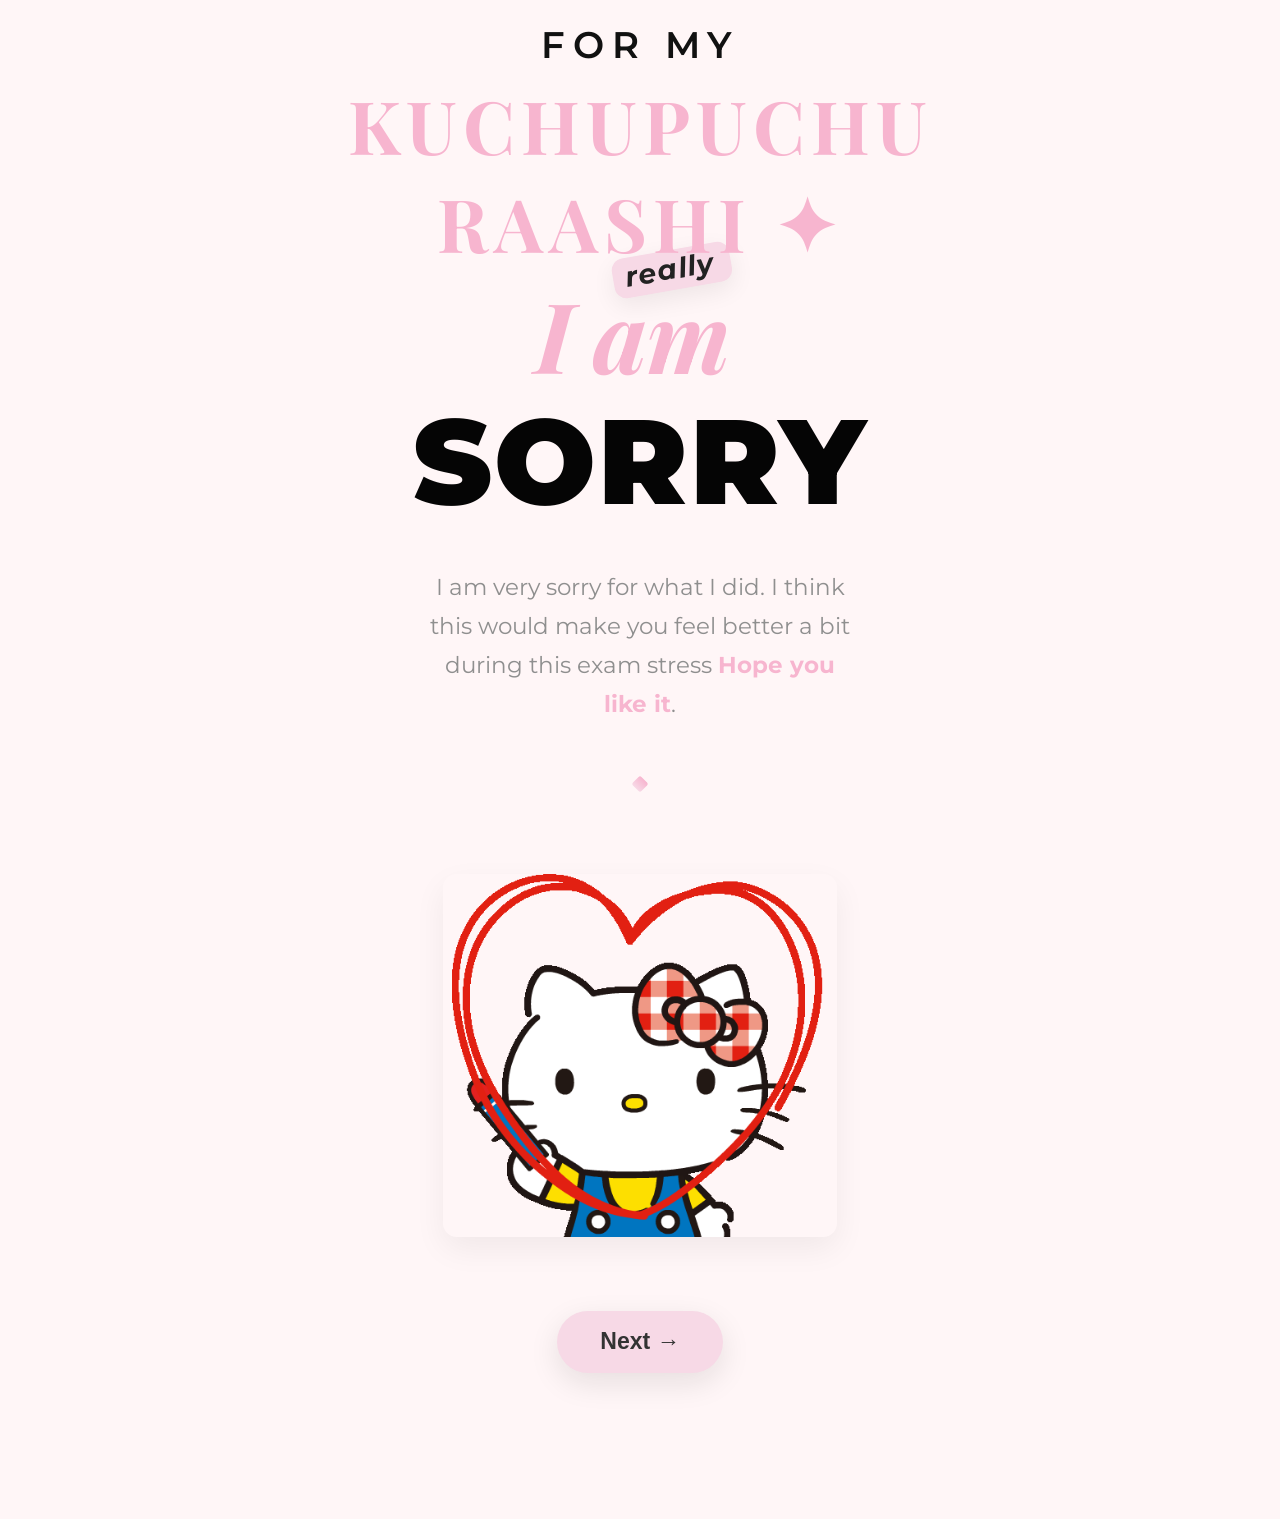
<file: index.html>
<!doctype html>
<html lang="en">
<head>
  <meta charset="utf-8" />
  <meta name="viewport" content="width=device-width,initial-scale=1" />
  <title>This is For You — Sorry</title>
  <!-- Google Fonts -->
  <link href="https://fonts.googleapis.com/css2?family=Montserrat:wght@400;600;700;800;900&family=Playfair+Display:ital,wght@1,400;1,700&display=swap" rel="stylesheet">
  <link rel="stylesheet" href="StyleCSS/style1.css">
</head>
<body>
  <main class="page" role="main" aria-labelledby="sorryHeading">
    <!-- Brand at top center -->
    <div class="brand-top">
      <div class="pre">FOR MY</div>
      <div class="title">KUCHUPUCHU RAASHI ✦</div>
    </div>
    <div class="col">
      <div class="iam-wrap">
        <span class="iam">
          <span class="iam-i">I </span>
          <span class="iam-am-wrap">
            <span class="iam-am">am</span>
            <span class="iam-badge">really</span>
          </span>
        </span>
      </div>
      <h1 id="sorryHeading" class="hero-large">SORRY</h1>
      <p class="subtext">
        I am very sorry for what I did. I think this would make you feel better a bit during this exam stress <span class="highlight">Hope you like it</span>.
      </p>
      <div class="diamond"></div>
      <div class="illustration">
        <img src="images/intro-DzUiguR4.gif" alt="Cute illustration" loading="lazy"
             onerror="this.onerror=null;this.src='intro-DzUiguR4.gif';">
      </div>
      <div class="cta-wrap">
        <button class="cta" id="nextBtn" type="button">Next →</button>
      </div>
      <div class="page-bottom-spacer"></div>
    </div>
  </main>
  <script src="JavaScript/script1.js" defer></script>
</body>
</html>
</file>
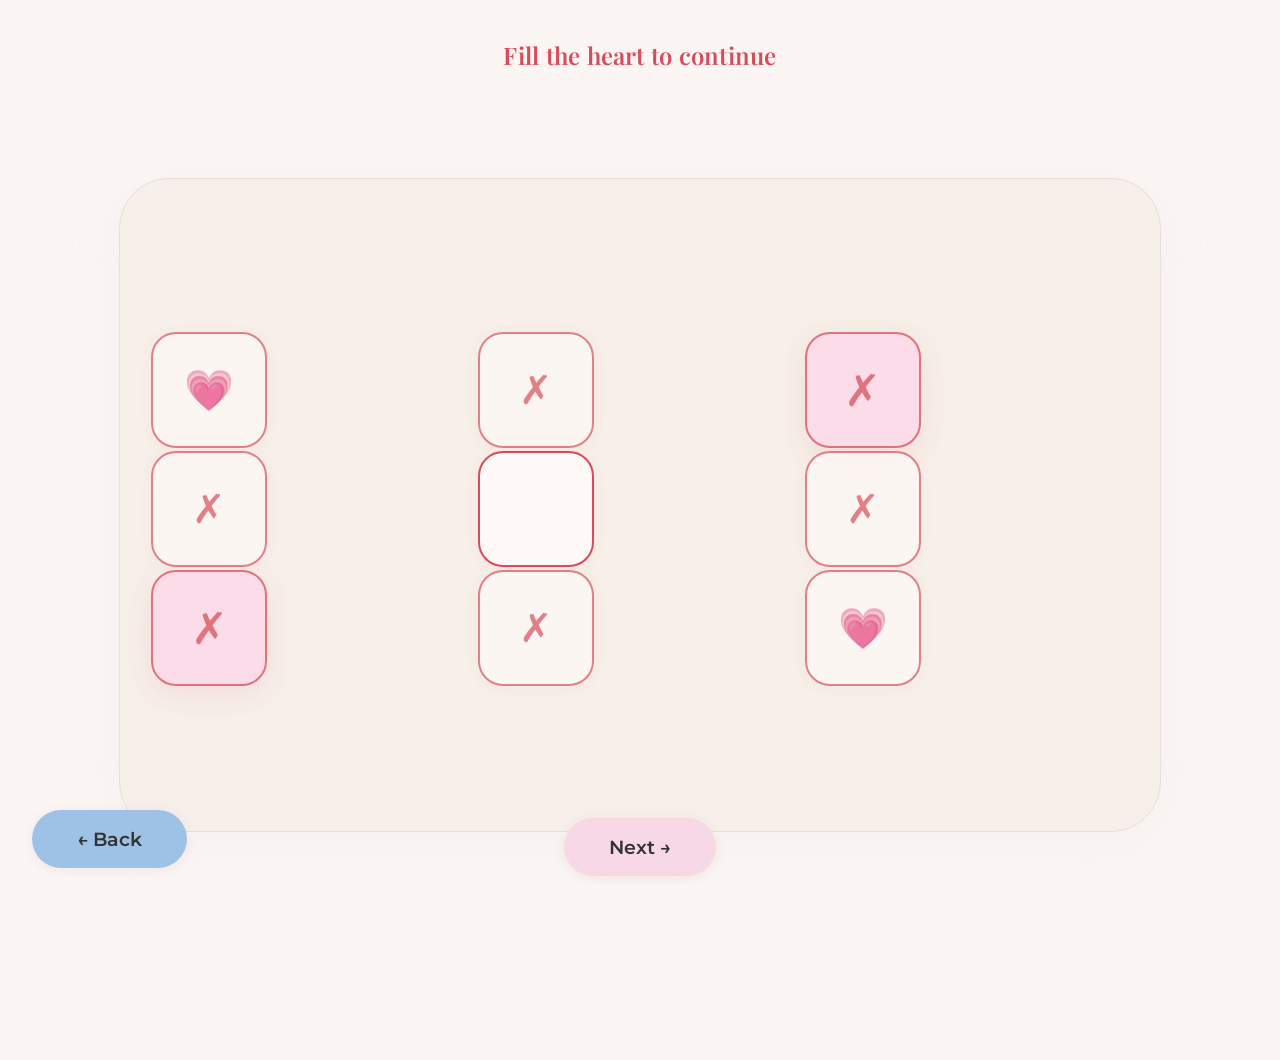
<file: FillHeart.html>
<!DOCTYPE html>
<html lang="en">
<head>
  <meta charset="UTF-8">
  <title>This is For You — Fill Heart</title>
  <meta name="viewport" content="width=device-width,initial-scale=1">
  <link href="https://fonts.googleapis.com/css2?family=Montserrat:wght@400;600;700;900&family=Playfair+Display:wght@400;700&display=swap" rel="stylesheet">
  <link rel="stylesheet" href="StyleCSS/style2.css">
</head>
<body>
  <div class="page-heading">Fill the heart to continue</div>
  <div class="container">
    <div class="card">
      <div class="grid" id="heartGrid">
        <!-- Row 1 -->
        <div class="box cross" disabled="true">💗</div>
        <div class="box cross" disabled="true">✗</div>
        <div class="box filled" disabled="true">✗</div>
        <!-- Row 2 -->
        <div class="box cross" disabled="true">✗</div>
        <div class="box" data-center="true"></div>
        <div class="box cross" disabled="true">✗</div>
        <!-- Row 3 -->
        <div class="box filled" disabled="true">✗</div>
        <div class="box cross" disabled="true">✗</div>
        <div class="box cross" disabled="true">💗</div>
      </div>
      <div class="popup" id="popupMessage">💗 You won diva!!!! 💗</div>
    </div>
    <button class="nav-btn back" id="backBtn">&larr; Back</button>
    <button class="nav-btn next" id="nextBtn">Next &rarr;</button>
  </div>
  <script src="JavaScript/script2.js" defer></script>
</body>
</html>
</file>
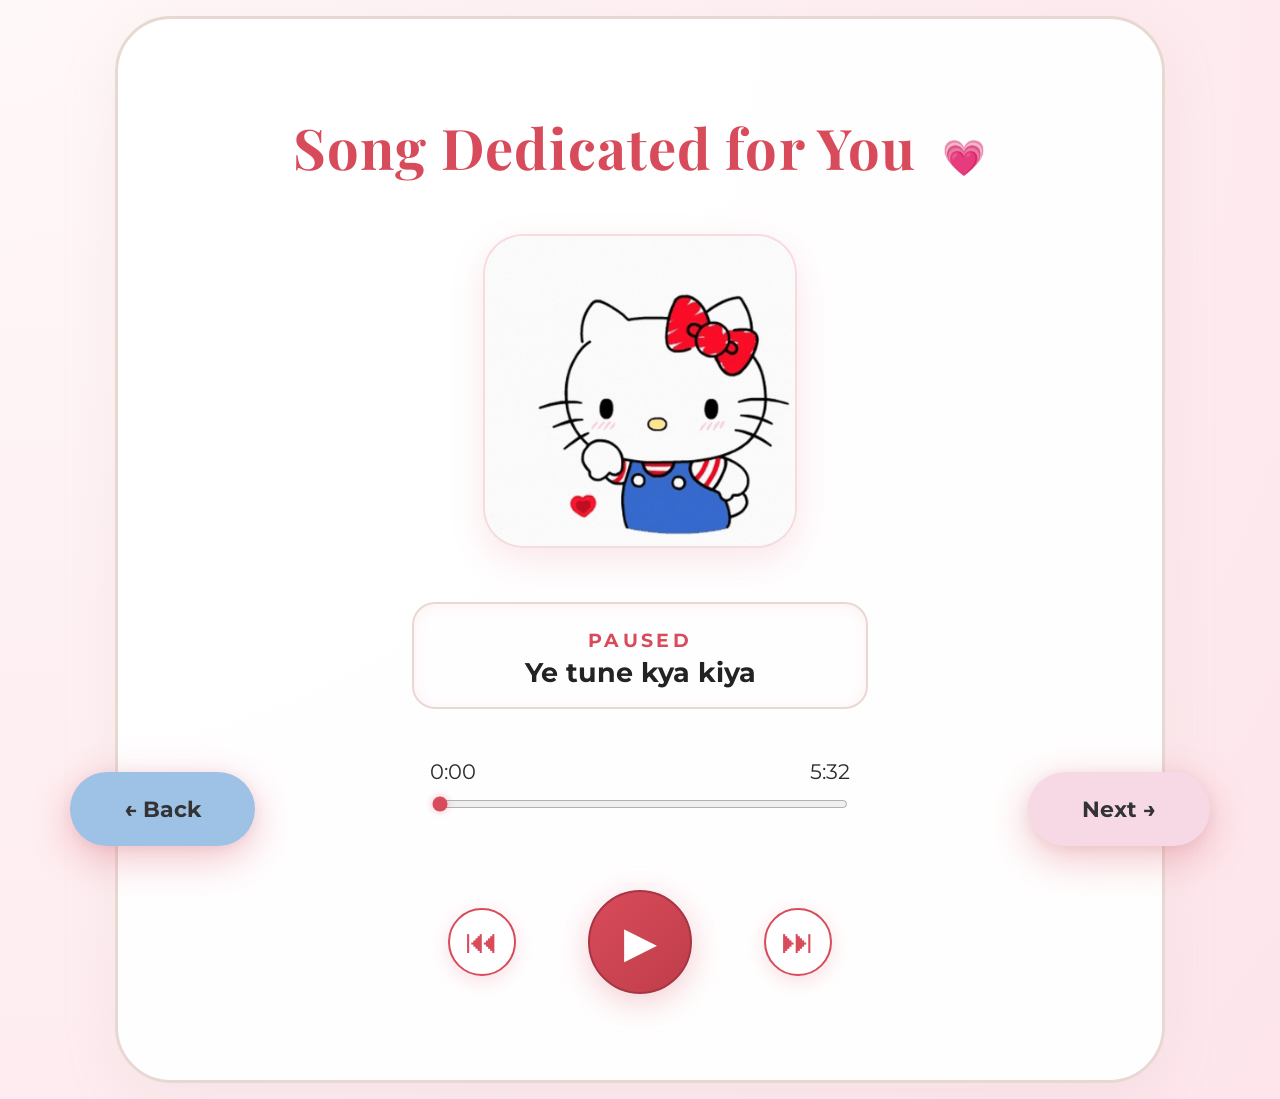
<file: SongDedicatedToYou.html>
<!DOCTYPE html>
<html lang="en">
<head>
  <meta charset="UTF-8" />
  <title>Song Dedicated for You</title>
  <meta name="viewport" content="width=device-width, initial-scale=1.0" />
  <!-- Fonts -->
  <link
    href="https://fonts.googleapis.com/css2?family=Montserrat:wght@400;600;700;900&family=Playfair+Display:wght@400;700&family=Indie+Flower&display=swap"
    rel="stylesheet"
  />
  <link href="https://fonts.googleapis.com/css2?family=Dancing+Script:wght@700&display=swap" rel="stylesheet" />
  <link rel="stylesheet" href="StyleCSS/style5.css" />
</head>
<body>
  <div class="center-container">
    <div class="music-card">
      <h1 class="music-title">
        Song Dedicated for You <span class="heart">💗</span>
      </h1>
      <div class="avatar-shell">
        <img src="images/music1-CfXgOANl.gif" alt="Ye tune kya kiya" draggable="false" />
        <!-- Use your own image source if needed -->
      </div>
      <div class="info-panel">
        <div class="status-text" id="song-status">
          <span id="status-text-value">PAUSED</span>
        </div>
        <h2 class="song-title">Ye tune kya kiya</h2>
      </div>
      <div class="music-slider-section">
        <div class="slider-labels">
          <span id="current-time">0:00</span>
          <span id="duration-time">5:14</span>
        </div>
        <div class="slider-row">
          <input
            type="range"
            min="0"
            max="314"
            value="0"
            class="music-range-slider"
            id="seek-slider"
          />
        </div>
      </div>
      <div class="controls-bar">
        <button class="control-btn" title="Previous" id="prev-btn">&#9198;</button>
        <button class="control-btn play" title="Play/Pause" id="play-btn">&#9654;</button>
        <button class="control-btn" title="Next" id="next-btn">&#9197;</button>
      </div>
      <audio preload="metadata" id="audio-player">
        <source src="song.mp3" type="audio/mpeg" />
      </audio>
    </div>
    <button class="nav-btn back" id="backBtn">&#8592; Back</button>
    <button class="nav-btn next" id="nextBtn">Next &#8594;</button>
  </div>
  <script src="JavaScript/script5.js" defer></script>
</body>
</html>
</file>
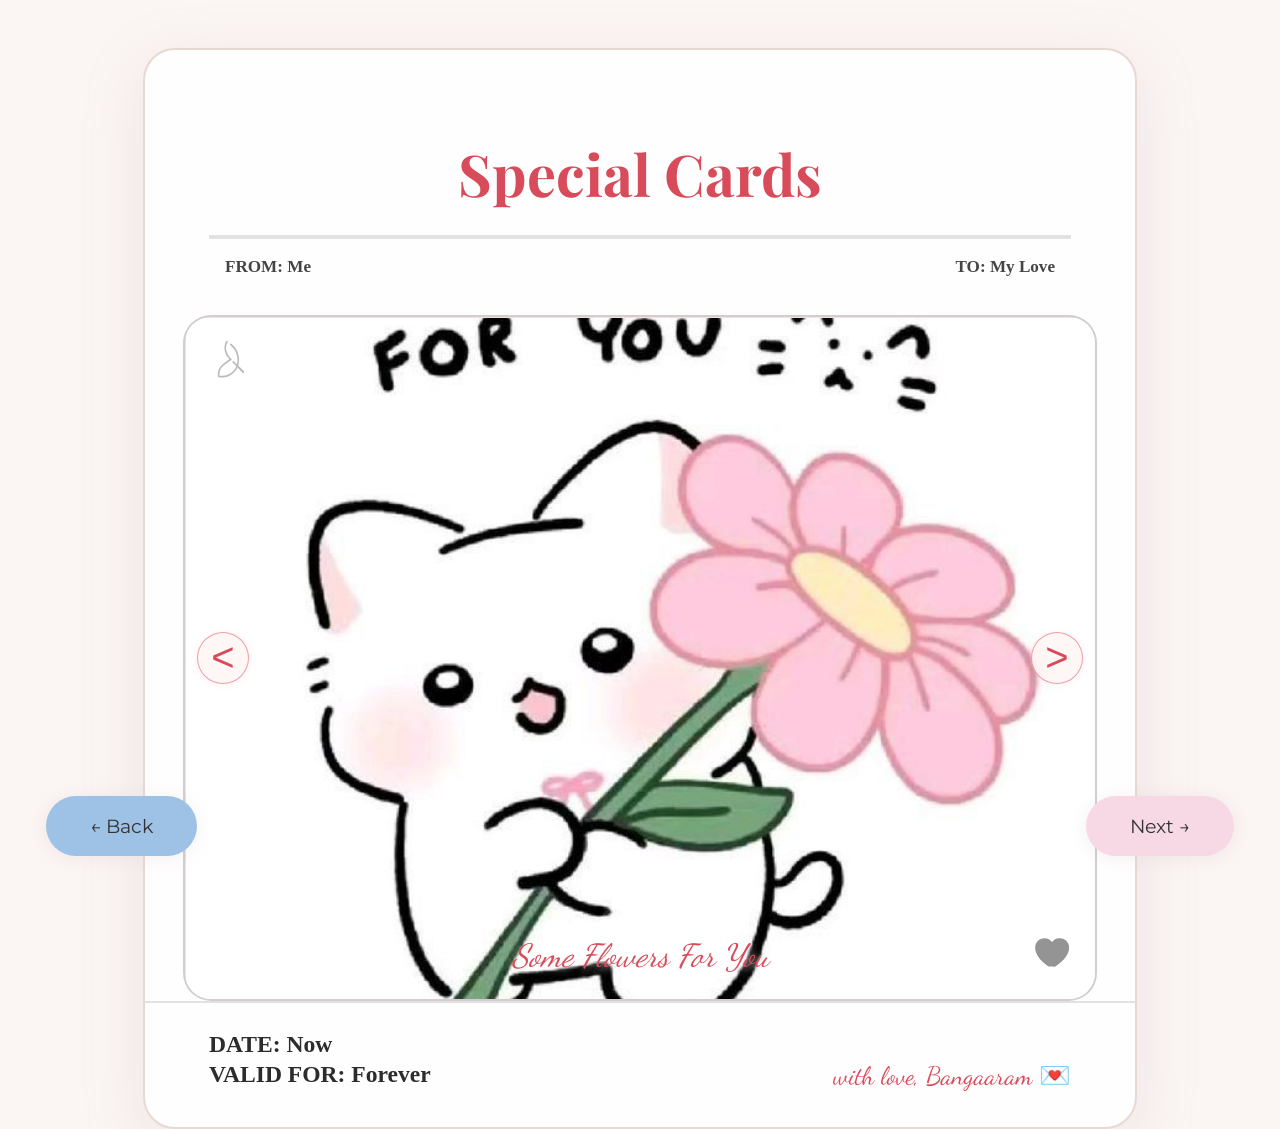
<file: SpecialCard.html>
<!DOCTYPE html>
<html lang="en">
<head>
  <meta charset="UTF-8" />
  <title>Special Cards</title>
  <meta name="viewport" content="width=device-width, initial-scale=1.0" />
  <!-- Fonts -->
  <link
    href="https://fonts.googleapis.com/css2?family=Montserrat:wght@400;600;700;900&family=Playfair+Display:wght@400;700&family=Dancing+Script:wght@700&display=swap"
    rel="stylesheet"
  />
  <link rel="stylesheet" href="StyleCSS/style4.css" />
</head>
<body>
  <div class="outer-container">
    <div class="card-container">
      <div class="card-header">
        <h1 class="card-title">Special Cards</h1>
        <div class="card-header-bar"></div>
        <div class="card-meta-row">
          <span><span>FROM:</span> Me</span>
          <span><span>TO:</span> My Love</span>
        </div>
      </div>
      <div class="card-image-section">
        <div class="carousel-image-wrapper">
          <!-- Decor icon left-top -->
          <span class="icon-corner left-top">
            <!-- heart outline SVG -->
            <svg
              width="40"
              height="40"
              viewBox="0 0 24 24"
              fill="none"
              stroke="currentColor"
              stroke-width="1"
              stroke-linecap="round"
              stroke-linejoin="round"
            >
              <path
                d="M13 2.1c4.6 3.4 5.9 10.2 3.1 14.8-2.1 3.4-6.2 5.1-10.2 4.3-.4-2.4.4-4.8 2.2-6.5C10 13 11.4 12.1 13 11.1"
              ></path>
              <path d="M13 11.1c-3.1-2.9-4.3-7.5-2.2-10.8"></path>
              <path d="m14.5 12.5 6 6"></path>
              <path d="m18 16 2.5 2.5"></path>
            </svg>
          </span>
          <!-- Carousel images -->
          <img
            src="images/pic1-CzYwUIkT.jpg"
            alt="Photo 1"
            class="carousel-image active"
            id="image0"
          />
          <img
            src="images/pic2-DDdxw6b7.gif"
            alt="Photo 2"
            class="carousel-image"
            id="image1"
          />
          <img
            src="images/pic3-BzPg4yUa.jpg"
            alt="Photo 3"
            class="carousel-image"
            id="image2"
          />
          <!-- Caption (will be updated by JS) -->
          <div class="carousel-caption" id="carousel-caption">
            Some Flowers For You from this kitten, prolly a cat. I dunno!!
          </div>
          <!-- Decor icon right-bottom -->
          <span class="icon-corner right-bottom">
            <svg width="40" height="40" fill="currentColor" viewBox="0 0 24 24">
              <path
                d="M12.003 21.352c-.347-.19-8.32-4.88-8.32-11.446 0-3.08 2.498-5.578 5.578-5.578 1.83
              0 3.538.88 4.618 2.26a4.954 4.954 0 0 1 4.618-2.26c3.08 0 5.578 2.498 5.578 5.578 0 6.565-7.972 11.255-8.32
              11.446a.998.998 0 0 1-1.092 0z"
              />
            </svg>
          </span>
          <!-- Carousel arrows -->
          <button class="carousel-arrow left" onclick="prevImage()">&lt;</button>
          <button class="carousel-arrow right" onclick="nextImage()">&gt;</button>
        </div>
      </div>
      <div class="card-footer">
        <div>
          <div class="card-date"><span>DATE:</span> Now</div>
          <div class="card-valid"><span>VALID FOR:</span> Forever</div>
        </div>
        <div class="footer-note">with love, Bangaaram 💌</div>
      </div>
    </div>
    <button class="nav-button" id="btnBack">&larr; Back</button>
    <button class="nav-button next" id="btnNext">Next &rarr;</button>
  </div>
  <script src="JavaScript/script4.js" defer></script>
</body>
</html>
</file>
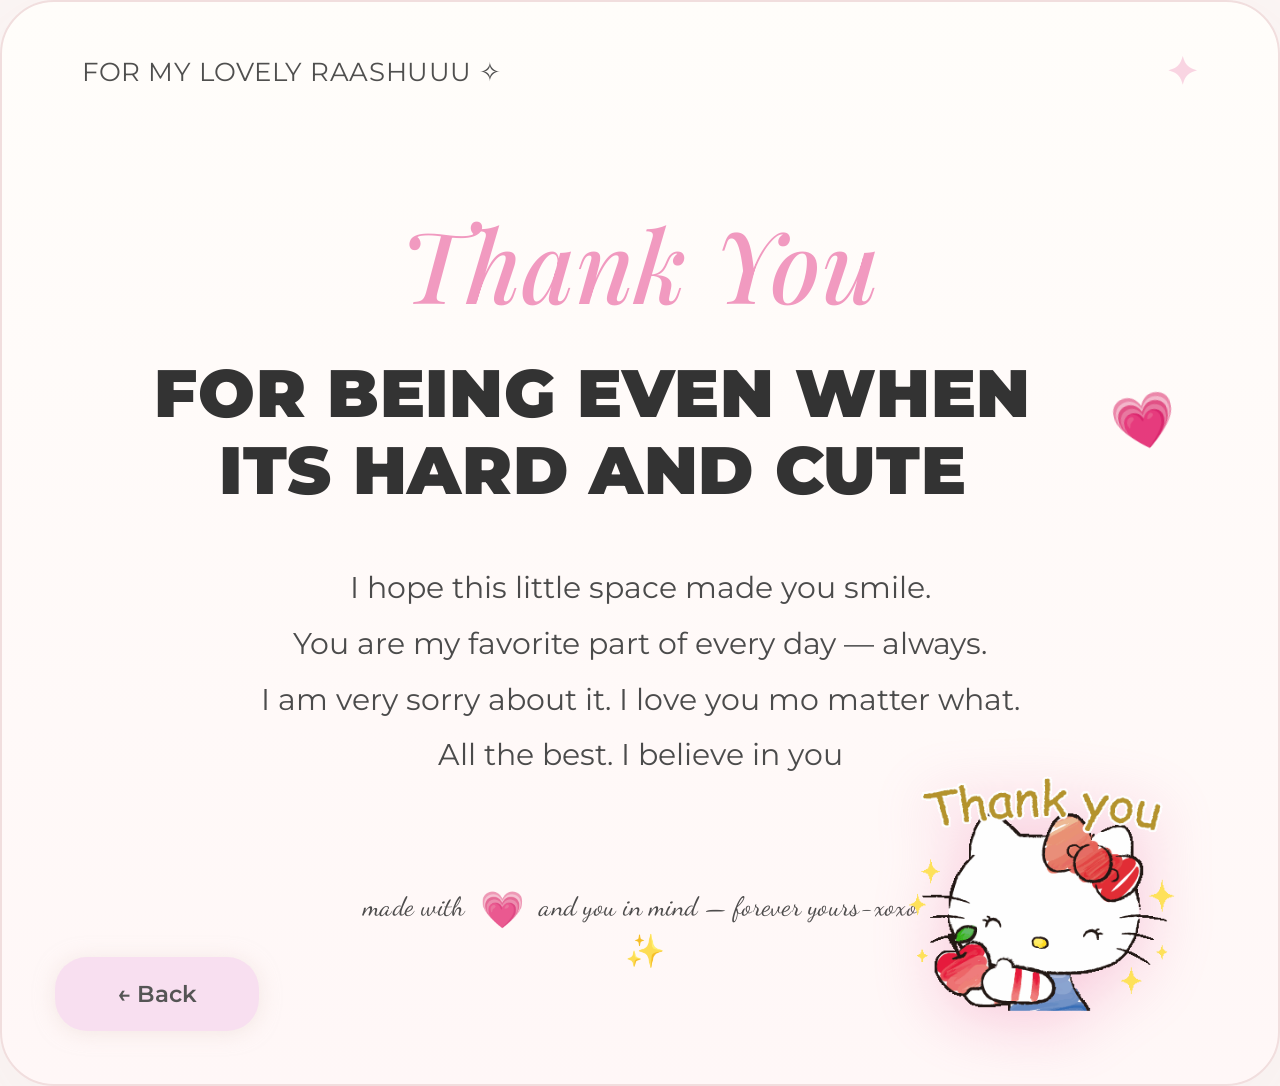
<file: ThankYouCard.html>
<!DOCTYPE html>
<html lang="en">
<head>
  <meta charset="UTF-8" />
  <title>Thank You Card</title>
  <meta name="viewport" content="width=device-width, initial-scale=1.0" />
  <!-- Fonts -->
  <link
    href="https://fonts.googleapis.com/css2?family=Montserrat:wght@400;700;900&family=Playfair+Display:wght@500;700&family=Dancing+Script:wght@700&display=swap"
    rel="stylesheet"
  />
  <link rel="stylesheet" href="StyleCSS/style6.css" />
</head>
<body>
  <div class="outer-container">
    <div class="center-card-wrap">
      <div class="thank-card">
        <div class="thank-top-row">
          <span class="top-left-msg">FOR MY LOVELY RAASHUUU ✧</span>
          <span class="top-right-star">✦</span>
        </div>
        <h1 class="thank-headline">Thank You</h1>
        <h2 class="thank-sub">
          FOR BEING EVEN WHEN ITS HARD AND CUTE <span class="sub-heart">💗</span>
        </h2>
        <div class="card-message">
          I hope this little space made you smile.<br />
          You are my favorite part of every day — always.<br />
          I am very sorry about it. I love you mo matter what.<br />
          All the best. I believe in you
        </div>
        <img
          src="images/thankyou-D28uzcpK.gif"
          alt="Hello Kitty Thank You"
          class="hello-kitty-img"
        />
        <div class="thank-footnote">
          made with <span class="pink">💗</span> and you in mind — forever yours-xoxo
          <span class="shine">✨</span>
        </div>
      </div>
      <button class="back-btn" id="backBtn">&larr; Back</button>
    </div>
  </div>
  <script src="JavaScript/script6.js" defer></script>
</body>
</html>
</file>
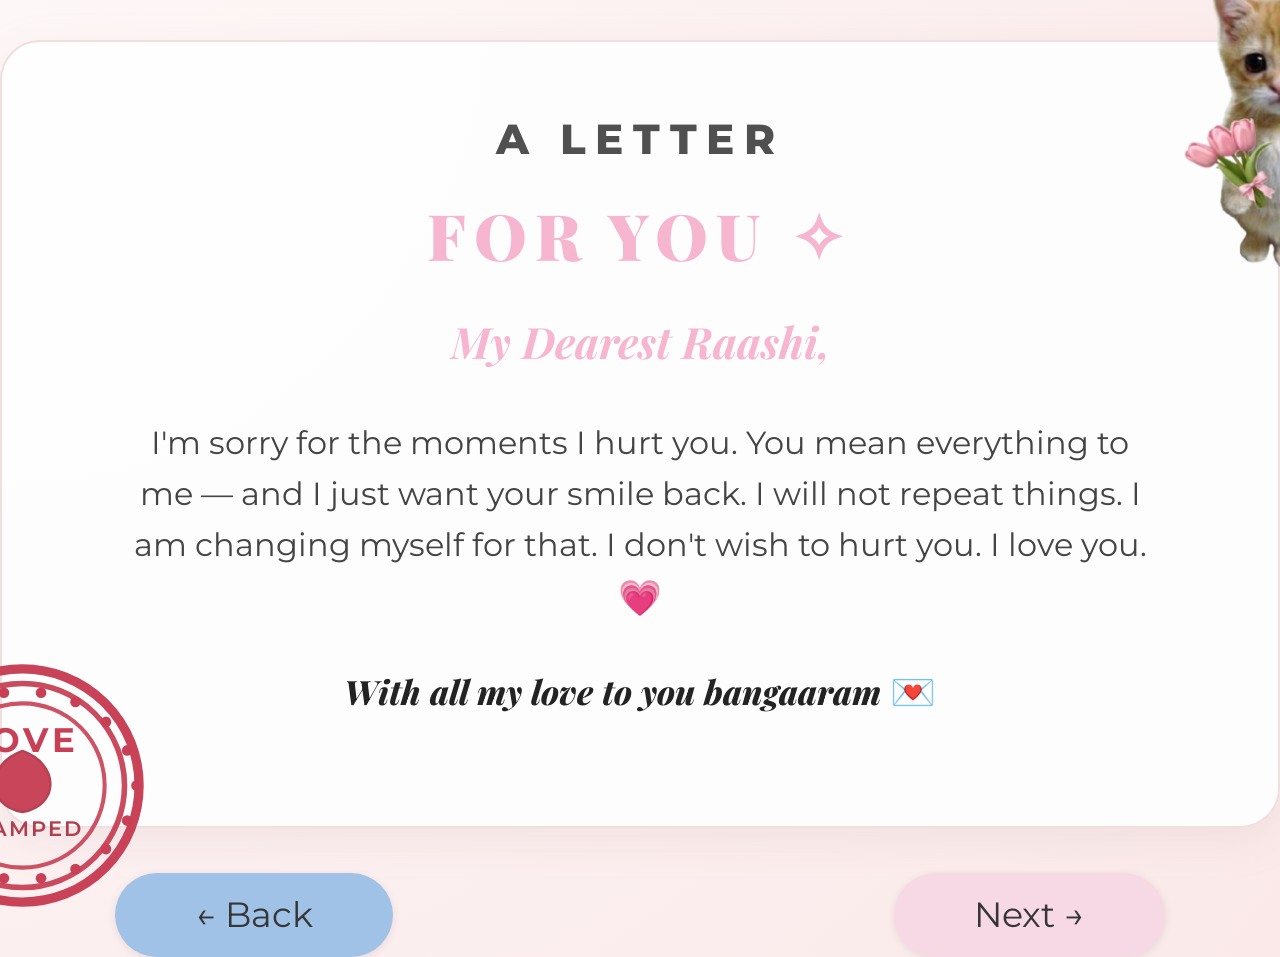
<file: ThisIsForYou.html>
<!DOCTYPE html>
<html lang="en">
<head>
  <meta charset="UTF-8" />
  <title>This is For You</title>
  <meta name="viewport" content="width=device-width, initial-scale=1.0" />
  <link href="https://fonts.googleapis.com/css2?family=Montserrat:wght@400;600;700;900&family=Playfair+Display:wght@400;700&display=swap" rel="stylesheet" />
  <link rel="stylesheet" href="StyleCSS/style3.css" />
</head>
<body>
  <div class="container">
    <div class="overflow-group">
      <img src="images/letter-C680mUtz.png" alt="Cute Cat" class="top-img" />
      <svg
        class="stamp-svg"
        viewBox="0 0 200 200"
        xmlns="http://www.w3.org/2000/svg"
        aria-label="Heart Stamp"
      >
        <circle cx="100" cy="100" r="88" stroke="#c83d52" stroke-width="7" fill="none" opacity="0.98" />
        <circle cx="100" cy="100" r="77" stroke="#c83d52" stroke-width="4.2" fill="none" opacity="0.94" />
        <circle cx="100" cy="100" r="62" stroke="#c83d52" stroke-width="3.1" fill="none" opacity="0.9" />
        <g>
          <circle cx="186" cy="100" r="4" fill="#c83d52" />
          <circle cx="179" cy="126.5" r="4" fill="#c83d52" />
          <circle cx="163" cy="148" r="4" fill="#c83d52" />
          <circle cx="140" cy="163" r="4" fill="#c83d52" />
          <circle cx="114" cy="170" r="4" fill="#c83d52" />
          <circle cx="86" cy="170" r="4" fill="#c83d52" />
          <circle cx="60" cy="163" r="4" fill="#c83d52" />
          <circle cx="37" cy="148" r="4" fill="#c83d52" />
          <circle cx="21" cy="126.5" r="4" fill="#c83d52" />
          <circle cx="14" cy="100" r="4" fill="#c83d52" />
          <circle cx="21" cy="73.5" r="4" fill="#c83d52" />
          <circle cx="37" cy="52" r="4" fill="#c83d52" />
          <circle cx="60" cy="37" r="4" fill="#c83d52" />
          <circle cx="86" cy="30" r="4" fill="#c83d52" />
          <circle cx="114" cy="30" r="4" fill="#c83d52" />
          <circle cx="140" cy="37" r="4" fill="#c83d52" />
          <circle cx="163" cy="52" r="4" fill="#c83d52" />
          <circle cx="179" cy="73.5" r="4" fill="#c83d52" />
        </g>
        <path
          d="M100,120 C128,115 128,84 100,74 C72,84 72,115 100,120Z"
          fill="#c83d52"
          stroke="#b23a4b"
          stroke-width="2"
          opacity="0.97"
        />
        <text
          x="100"
          y="75"
          text-anchor="middle"
          fill="#c83d52"
          font-family="Montserrat, sans-serif"
          font-size="26"
          font-weight="700"
          letter-spacing="0.14em"
          >LOVE</text
        >
        <text
          x="100"
          y="138"
          text-anchor="middle"
          fill="#b23a4b"
          font-family="Montserrat, sans-serif"
          font-size="16"
          font-weight="600"
          letter-spacing="0.1em"
          >STAMPED</text
        >
      </svg>
      <div class="letter-card">
        <h1>A LETTER</h1>
        <h2>FOR YOU ✧</h2>
        <h3>My Dearest Raashi,</h3>
        <p class="letter-text">
          I'm sorry for the moments I hurt you. You mean everything to me — and
          I just want your smile back. I will not repeat things. I am changing
          myself for that. I don't wish to hurt you. I love you.
          <span style="color: #F7B5CF; font-size: 2.2rem">💗</span>
        </p>
        <h4>
          With all my love to you bangaaram
          <span style="font-style: normal; font-size: 2.3rem">💌</span>
        </h4>
      </div>
    </div>
    <div class="button-row">
      <button class="button button-back" id="backButton">&larr; Back</button>
      <button class="button button-next" id="nextButton">Next &rarr;</button>
    </div>
  </div>
  <script src="JavaScript/script3.js" defer></script>
</body>
</html>
</file>
<file: StyleCSS/style1.css>
:root{
      --bg: #FFF6F7;
      --accent: #F7B5CF;
      --accent-dark: #F7D9E6;
      --text: #1f1f1f;
      --muted: #8f8f8f;
      --max-width: 880px;
      --gif-max: 420px;
    }
    * { box-sizing: border-box; }
    html,body { height: 100%; }
    body{
      margin:0;
      font-family: "Montserrat", system-ui, "Segoe UI", Arial, sans-serif;
      background: var(--bg);
      color: var(--text);
      display:flex;
      align-items:stretch;
      justify-content:center;
      transition: opacity 0.7s;
      opacity: 1;
    }
    body.fadeout {
      opacity: 0;
    }
    .page {
      width:100%;
      max-width: var(--max-width);
      min-height:100vh;
      margin:0 auto;
      display:flex;
      align-items:flex-start;
      justify-content:center;
      padding:40px 24px 72px;
      position:relative;
    }
    .brand-top {
      position: absolute;
      top: 22px;
      left: 50%;
      transform: translateX(-50%);
      text-align:center;
      z-index: 40;
      width: 100vw;
      max-width: var(--max-width);
    }
    .brand-top .pre {
      letter-spacing:.22em;
      text-transform:uppercase;
      color: #111111;
      font-weight:600;
      font-size:clamp(1.25rem,3vw,2rem);
      font-family: "Montserrat", sans-serif;
      margin-bottom: 8px;
      display: block;
    }
    .brand-top .title {
      font-family:"Playfair Display", serif;
      color: var(--accent);
      text-transform:uppercase;
      font-weight:700;
      letter-spacing:.08em;
      font-size: clamp(2.7rem, 8vw, 4.5rem);
      margin-top:2px;
      margin-bottom: 5px;
    }
    .col {
      width:100%;
      max-width:480px;
      display:flex;
      flex-direction:column;
      align-items:center;
      gap:24px;
      text-align:center;
      margin-top: 160px; /* extra gap for bigger heading */
    }
    .iam-wrap {
      position: relative;
      height: 5.5em; /* generous vertical space for overlap */
      width: 100%;
      margin-bottom: 0.5rem;
      display: flex;
      align-items: center;
      justify-content: center;
      z-index: 1;
    }
    .iam {
      font-family: "Playfair Display", serif;
      color: var(--accent);
      font-style: italic;
      font-weight: 700;
      font-size: clamp(2.8rem, 7vw, 5.3rem);
      margin: 0;
      line-height: 0.95;
      position: relative;
      z-index: 1;
      pointer-events:auto;
      display: flex;
      align-items: flex-end;
      justify-content: center;
    }
    .iam-i {
      font-style: italic;
      font-family: "Playfair Display", serif;
      color: var(--accent);
      font-weight: 700;
      margin-right: 0.11em;
      z-index: 1;
    }
    .iam-am-wrap {
      position: relative;
      display: inline-block;
      z-index: 2;
    }
    .iam-am {
      font-style: italic;
      font-family: "Playfair Display", serif;
      color: var(--accent);
      font-weight: 700;
      position: relative;
      z-index: 1;
      padding: 0 14px 0 10px;
    }
    .iam-badge {
      position: absolute;
      left: 55%;
      top: -1.3em;
      transform: translateX(-50%) rotate(-10deg);
      background: var(--accent-dark);
      padding: 6px 16px 7px 12px;
      border-radius: 12px;
      box-shadow: 0 8px 24px rgba(16,16,16,0.07);
      font-family: "Montserrat", system-ui, sans-serif;
      font-size: clamp(13px, 2vw, 22px);
      color: #222;
      font-weight: 700;
      pointer-events: auto;
      z-index: 3;
      white-space: nowrap;
      letter-spacing: 0.055em;
      min-width:60px;
    }
    .hero-large {
      font-family: "Montserrat", system-ui, sans-serif;
      text-transform:uppercase;
      color: rgba(0,0,0,0.98);
      font-weight:900;
      line-height:1;
      letter-spacing:.02em;
      font-size: clamp(3.9rem, 9vw, 6.7rem);
      margin: 0;
      margin-top: -1.2rem;
      position: relative;
      z-index: 2;
    }
    .subtext {
      font-size: clamp(19px, 2vw, 23px);
      color: var(--muted);
      max-width: 420px;
      line-height:1.7;
      margin: 11px 0 0;
    }
    .subtext .highlight { color:var(--accent); font-weight:700; }
    .diamond {
      width:12px; height:12px;
      background: linear-gradient(180deg,var(--accent) 0%, var(--accent-dark) 100%);
      transform: rotate(45deg);
      border-radius:2px;
      margin:18px auto 0 auto;
      z-index:1;
    }
    .illustration {
      width:82%;
      max-width: var(--gif-max);
      display:block;
      margin:48px auto 0 auto;
    }
    .illustration img {
      width:100%;
      height:auto;
      display:block;
      border-radius:14px;
      box-shadow: 0 12px 32px rgba(16,16,16,0.06);
      background:transparent;
    }
    .cta-wrap {
      margin-top: 38px;
      display:flex;
      width:100%;
      justify-content:center;
    }
    .cta {
      background:var(--accent-dark);
      color:#333;
      padding:1.1rem 2.7rem;
      border-radius:999px;
      border:none;
      font-weight:700;
      box-shadow: 0 10px 30px rgba(16,16,16,0.10);
      cursor:pointer;
      transition: transform .16s, background-color .16s;
      font-size:clamp(1.13rem, 2.9vw, 1.44rem);
      min-width:148px;
    }
    .cta:hover { transform: translateY(-6px); background:var(--accent); }
    .cta:focus { outline: 4px solid rgba(247,181,207,0.23); outline-offset:6px; }
    .page-bottom-spacer { height: 110px; }
    @media (min-width:980px){
      .page { padding:112px 32px 124px; }
      .brand-top .pre {font-size:2.3rem;}
      .col { gap:36px; margin-top:177px; }
      .illustration { max-width:540px; }
      .hero-large { font-size: 7.5rem; margin-top:-1.26rem; }
      .iam { font-size: 6.1rem; }
      .iam-badge { top:-37px; font-size:28px;}
      .brand-top .title {font-size:4.6rem;}
    }
</file>
<file: StyleCSS/style2.css>
html, body { height: 100%; }
    body {
      background: #fbf5f4;
      min-height: 100vh;
      font-family: 'Montserrat', sans-serif;
      color: #2c2c2c;
      margin: 0;
      display: flex;
      flex-direction: column;
      align-items: center;
      transition: opacity 0.7s;
      opacity: 1;
    }
    body.fadeout {
      opacity: 0;
      transition: opacity 0.7s;
    }
    .page-heading {
      font-family: 'Playfair Display', serif;
      color: #d84b5a;
      font-size: 1.5rem;
      font-weight: 600;
      text-align: center;
      margin-top: 42px;
      margin-bottom: 0;
      line-height: 1.15;
      letter-spacing: .01em;
    }
    .container {
      min-height: 100vh;
      width: 100vw;
      display: flex;
      flex-direction: column;
      align-items: center;
      justify-content: flex-start;
      padding-top: 10vh;
      background: #fbf5f4;
      position: relative;
    }
    .card {
      background: #f7efe9;
      border: 1.5px solid #e6dfda;
      box-shadow: 0 10px 50px #e6dfda30;
      border-radius: 50px;
      max-width: 1040px;
      min-height: 540px;
      width: 90vw;
      display: flex;
      flex-direction: column;
      align-items: center;
      justify-content: center;
      padding: 64px 0 48px 0;
      margin-top: 18px;
      position: relative;
    }
    .grid {
      display: grid;
      grid-template-columns: repeat(3, 1fr);
      gap: 3px;
      width: 94%;
      justify-content: center;
      align-items: center;
      padding: 0 30px;
      margin-bottom: 20px;
      margin-top: 12px;
    }
    .box {
      width: 112px;
      height: 112px;
      min-width: 90px;
      min-height: 90px;
      border: 2.5px solid #d84b5a;
      background: #fffaf8;
      box-shadow: 0 2px 16px #d84b5a0c;
      border-radius: 25px;
      display: flex;
      align-items: center;
      justify-content: center;
      font-size: 2.75rem;
      color: #d84b5a;
      cursor: pointer;
      transition: background .2s, box-shadow .2s;
      user-select: none;
      position: relative;
      z-index: 2;
    }
    .box[disabled="true"] {
      cursor: default;
      pointer-events: none;
      opacity: 0.75;
    }
    .box.filled {
      background: #ffd6ea;
      box-shadow: 0 8px 26px #d84b5a24;
      color: #d84b5a;
      cursor: default;
    }
    .box.cross {
      color: #d84b5a;
      background: #fffaf8;
      font-size: 2.5rem;
      cursor: default;
      pointer-events: none;
      opacity: 0.67;
    }
    .popup {
      position: absolute;
      left: 50%;
      top: 53%;
      transform: translate(-50%, -50%);
      background: #fff0f7;
      color: #d84b5a;
      font-size: 2.1rem;
      font-family: 'Playfair Display', serif;
      font-weight: 700;
      border-radius: 2rem;
      padding: 28px 62px;
      box-shadow: 0 8px 32px #c1adad34;
      z-index: 20;
      opacity: 0;
      pointer-events: none;
      transition: opacity 0.3s;
    }
    .popup.active {
      opacity: 1;
      pointer-events: auto;
      animation: popheart 1s ease;
    }
    @keyframes popheart {
      0% { opacity: 0; transform: translate(-50%, -60%) scale(0.7);}
      50% { opacity: 1; transform: translate(-50%, -47%) scale(1.08);}
      100% { opacity: 1; transform: translate(-50%, -50%) scale(1);}
    }
    /* Nav buttons */
    .nav-btn {
      font-family: 'Montserrat', sans-serif;
      font-size: 1.2rem;
      border-radius: 999px;
      padding: 17px 45px;
      font-weight: 600;
      border: none;
      cursor: pointer;
      box-shadow: 0 2px 12px #c1adad33;
      color: #333;
      position: fixed;
      z-index: 40;
      transition: background 0.2s;
    }
    .nav-btn.back {
      left: 32px;
      bottom: 32px;
      background: #9ec1e6;
    }
    .nav-btn.back:hover {
      background: #7fa8ce;
    }
    .nav-btn.next {
      left: 50%;
      bottom: 24px;
      right: unset;
      top: unset;
      transform: translateX(-50%);
      background: #f7d9e6;
    }
    .nav-btn.next:hover {
      background: #f7b5cf;
    }
    @media (max-width: 900px){
      .card { max-width: 99vw; min-height: 334px; padding: 30px 0 22px 0;}
      .grid { gap: 2px;}
      .box { width: 64px; height: 64px; font-size: 1.58rem;}
      .popup { font-size: 1.08rem; padding: 11px 18px;}
      .nav-btn.back { left: 6px; bottom: 8px; padding: 10px 22px;}
      .nav-btn.next { left: 50%; bottom: 10px; padding: 10px 22px;}
    }
</file>
<file: StyleCSS/style5.css>
body {
      background: #fbf5f4;
      min-height: 100vh;
      font-family: "Montserrat", sans-serif;
      color: #2c2c2c;
      margin: 0;
      transition: opacity 0.7s ease;
      opacity: 1;
    }
    body.fadeout {
      opacity: 0;
    }
    .center-container {
      min-height: 100vh;
      display: flex;
      align-items: center;
      justify-content: center;
      position: relative;
      background: radial-gradient(circle at top left, #fff8f8 0%, #fde5eb 100%);
      overflow: hidden;
    }
    .music-card {
      background: rgba(255, 255, 255, 0.97);
      border: 3px solid #e7d8d2;
      box-shadow: 0 16px 56px #c1adad22;
      border-radius: 56px;
      max-width: 900px;
      min-width: 480px;
      width: 100%;
      display: flex;
      flex-direction: column;
      align-items: center;
      text-align: center;
      padding: 90px 72px 86px 72px;
      position: relative;
      margin-top: 16px;
      margin-bottom: 16px;
    }
    .music-title {
      font-family: "Playfair Display", serif;
      font-size: 3.5rem;
      font-weight: 700;
      color: #d84b5a;
      margin-bottom: 50px;
      margin-top: 0;
      letter-spacing: 0.02em;
    }
    .music-title .heart {
      font-size: 2.2rem;
      vertical-align: middle;
      margin-left: 12px;
      color: #d84b5a;
    }
    .avatar-shell {
      width: 310px;
      height: 310px;
      border-radius: 40px;
      overflow: hidden;
      box-shadow: 0 12px 36px #d84b5a22;
      border: 2px solid #d84b5a33;
      background: #fff;
      margin-bottom: 54px;
      display: flex;
      align-items: center;
      justify-content: center;
    }
    .avatar-shell img {
      object-fit: cover;
      width: 100%;
      height: 100%;
      border-radius: 40px;
  
      /* Standard way to prevent selection and dragging */
      -webkit-user-drag: none;
      user-select: none;
      pointer-events: none;
    }
    .info-panel {
      background: rgba(255, 255, 255, 0.72);
      border-radius: 23px;
      border: 2px solid #e7d8d2;
      box-shadow: 0 2px 16px #d84b5a14 inset;
      max-width: 420px;
      width: 100%;
      margin: 0 auto 50px auto;
      padding: 24px 16px 18px 16px;
      display: flex;
      flex-direction: column;
      align-items: center;
    }
    .status-text {
      font-size: 1.2rem;
      letter-spacing: 0.17em;
      color: #d84b5a;
      text-transform: uppercase;
      font-weight: 700;
      font-family: "Montserrat", sans-serif;
      margin-bottom: 4px;
      display: flex;
      align-items: center;
      gap: 8px;
      justify-content: center;
    }
    .song-title {
      font-size: 1.7rem;
      font-weight: 700;
      color: #232323;
      margin-bottom: 0;
      margin-top: 0;
      font-family: "Montserrat", serif;
    }
    .music-slider-section {
      width: 100%;
      max-width: 420px;
      margin-bottom: 48px;
    }
    .slider-labels {
      display: flex;
      justify-content: space-between;
      font-size: 1.3rem;
      color: #2c2c2c;
      margin-bottom: 14px;
      font-family: "Montserrat", sans-serif;
    }
    .slider-row {
      display: flex;
      align-items: center;
      width: 100%;
    }
    .music-range-slider {
      width: 100%;
      accent-color: #d84b5a;
      height: 8px;
      border-radius: 6px;
      background: linear-gradient(
        to right,
        #d84b5a 0%,
        #d84b5a 0%,
        #f1e5e5 0%,
        #f1e5e5 100%
      );
      outline: none;
    }
    input[type="range"]::-webkit-slider-thumb {
      appearance: none;
      width: 20px;
      height: 20px;
      border-radius: 50%;
      background: #d84b5a;
      border: 3px solid #fff;
      box-shadow: 0 0 7px #d84b5a55;
      cursor: pointer;
    }
    input[type="range"]::-moz-range-thumb {
      width: 20px;
      height: 20px;
      border-radius: 50%;
      background: #d84b5a;
      border: 3px solid #fff;
      cursor: pointer;
    }
    input[type="range"]::-moz-range-track {
      background: transparent;
    }
    .controls-bar {
      display: flex;
      align-items: center;
      justify-content: center;
      gap: 44px;
      margin-top: 32px;
    }
    .control-btn {
      width: 68px;
      height: 68px;
      border-radius: 50%;
      border: 2px solid #d84b5a;
      background: #fff;
      color: #d84b5a;
      font-size: 2.1rem;
      display: flex;
      align-items: center;
      justify-content: center;
      box-shadow: 0 5px 20px #d84b5a2c;
      cursor: pointer;
      transition: background 0.2s, color 0.2s, box-shadow 0.2s;
    }
    .control-btn:hover {
      background: #d84b5a;
      color: #fff;
      box-shadow: 0 6px 28px #d84b5a46;
    }
    .control-btn.play {
      background: linear-gradient(135deg, #d84b5a, #c03d4a);
      color: #fff;
      box-shadow: 0 8px 32px #d84b5a46;
      border: 2px solid #a83545;
      font-size: 2.7rem;
      width: 104px;
      height: 104px;
      margin: 0 28px;
      z-index: 2;
    }
    /* Popup floating nav buttons */
    .nav-btn {
      position: fixed;
      bottom: 54px;
      padding: 24px 54px;
      border-radius: 2em;
      font-size: 1.35rem;
      font-family: "Montserrat", sans-serif;
      box-shadow: 0 12px 40px #d84b5a55, 0 2px 12px #c1adad33;
      border: none;
      cursor: pointer;
      z-index: 200;
      font-weight: 700;
      transition: background 0.2s, color 0.2s, box-shadow 0.2s;
    }
    .nav-btn.back {
      left: 70px;
      background: #9ec1e6;
      color: #333;
    }
    .nav-btn.next {
      right: 70px;
      left: auto;
      background: #f7d9e6;
      color: #333;
    }
    .nav-btn:hover {
      background: #ffd9e6;
      box-shadow: 0 18px 62px #d84b5a99;
    }
    @media (max-width: 900px) {
      .center-container {
        padding: 0;
      }
      .music-card {
        max-width: 99vw;
        padding: 15vw 3vw;
      }
      .nav-btn,
      .nav-btn.next {
        left: 10px;
        right: 10px;
        padding: 10px 24px;
      }
      .music-slider-section {
        max-width: 98vw;
      }
    }
</file>
<file: StyleCSS/style4.css>
body {
      background: #fbf5f4;
      min-height: 100vh;
      font-family: "Montserrat", sans-serif;
      margin: 0;
      color: #2c2c2c;
      transition: opacity 0.7s ease;
      opacity: 1;
    }
    body.fadeout {
      opacity: 0;
    }
    .outer-container {
      min-height: 100vh;
      display: flex;
      flex-direction: column;
      justify-content: center;
      align-items: center;
    }
    .card-container {
      background: rgba(255, 255, 255, 0.85);
      border: 2.5px solid #e7d8d2;
      border-radius: 32px;
      box-shadow: 0 16px 60px rgba(193, 173, 173, 0.23);
      max-width: 990px;
      width: 100%;
      margin: 48px auto 0;
      display: flex;
      flex-direction: column;
      overflow: hidden;
      backdrop-filter: blur(6px);
    }
    .card-header {
      padding: 46px 64px 0;
      text-align: center;
    }
    .card-title {
      font-family: "Playfair Display", serif;
      color: #d84b5a;
      font-weight: 700;
      font-size: 3.6rem;
      margin-bottom: 10px;
    }
    .card-header-bar {
      border-top: 2px solid #22222220;
      border-bottom: 2px solid #22222220;
      margin-top: 24px;
      margin-bottom: 16px;
    }
    .card-meta-row {
      display: flex;
      justify-content: space-between;
      font-family: "Cormorant Garamond", serif;
      color: #444;
      font-size: 1.07rem;
      margin-top: 18px;
      margin-bottom: 16px;
      padding-left: 1rem;
      padding-right: 1rem;
    }
    .card-meta-row span {
      font-weight: 700;
    }
    .card-image-section {
      background: #faf4f3;
      margin: 22px 38px 0;
      border: 2px solid #2c2c2c30;
      border-radius: 28px;
      position: relative;
      min-height: 480px;
      display: flex;
      flex-direction: column;
      align-items: center;
      justify-content: center;
      overflow: hidden;
    }
    .carousel-image-wrapper {
      position: relative;
      width: 100%;
      aspect-ratio: 4 / 3;
      min-height: 400px;
      display: flex;
      align-items: center;
      justify-content: center;
      overflow: hidden;
    }
    .carousel-image {
      position: absolute;
      width: 100%;
      height: 100%;
      object-fit: cover;
      border-radius: 18px;
      box-shadow: 0 2px 18px #d84b5a1f;
      border: 1px solid #d84b5a1f;
      left: 0;
      top: 0;
      opacity: 0;
      transition: opacity 0.35s;
      z-index: 2;
    }
    .carousel-image.active {
      opacity: 1;
      z-index: 3;
    }
    .carousel-caption {
      position: absolute;
      bottom: 24px;
      width: 100%;
      text-align: center;
      font-size: 2rem;
      font-family: "Dancing Script", cursive;
      color: #d84b5a;
      font-style: italic;
      text-shadow: 0 1px 10px #fff7f7;
      opacity: 1;
      pointer-events: none;
      z-index: 12;
    }
    .icon-corner {
      position: absolute;
      opacity: 0.5;
      z-index: 10;
    }
    .icon-corner.left-top {
      left: 24px;
      top: 24px;
      opacity: 0.32;
    }
    .icon-corner.right-bottom {
      right: 26px;
      bottom: 24px;
    }
    .carousel-arrow {
      position: absolute;
      top: 50%;
      transform: translateY(-50%);
      background: #fff5f4cc;
      border: 1.5px solid #d84b5a80;
      border-radius: 50%;
      width: 52px;
      height: 52px;
      display: flex;
      align-items: center;
      justify-content: center;
      font-size: 2.5rem;
      color: #d84b5a;
      cursor: pointer;
      z-index: 20;
      box-shadow: 0 1px 8px #d84b5a15;
      backdrop-filter: blur(8px);
      transition: background 0.2s, color 0.2s;
      user-select: none;
    }
    .carousel-arrow:hover {
      background: #d84b5a;
      color: #fff;
    }
    .carousel-arrow.left {
      left: 12px;
    }
    .carousel-arrow.right {
      right: 12px;
    }
    .card-footer {
      display: flex;
      justify-content: space-between;
      align-items: flex-end;
      font-size: 1.17rem;
      border-top: 2px solid #22222220;
      color: #2c2c2c;
      font-family: "Cormorant Garamond", serif;
      padding: 28px 64px 36px 64px;
      background: none;
    }
    .card-footer .card-date,
    .card-footer .card-valid {
      font-size: 1.26em;
      font-weight: 600;
      margin-bottom: 3px;
    }
    .card-footer .footer-note {
      text-align: right;
      font-size: 1.35em;
      color: #d84b5a;
      font-family: "Dancing Script", cursive;
      margin-left: auto;
    }
    .nav-button {
      position: fixed;
      bottom: 44px;
      border: none;
      font-family: "Montserrat", sans-serif;
      font-size: 1.2rem;
      border-radius: 1.7em;
      padding: 18px 44px;
      box-shadow: 0 2px 18px #c1adad33;
      cursor: pointer;
      left: 46px;
      background: #9ec1e6;
      color: #333;
      z-index: 100;
      transition: background 0.2s;
    }
    .nav-button:hover {
      background: #7fa8ce;
    }
    .nav-button.next {
      right: 46px;
      left: auto;
      background: #f7d9e6;
      color: #333;
    }
    .nav-button.next:hover {
      background: #f7b5cf;
    }
    @media (max-width: 900px) {
      .outer-container {
        padding: 0;
      }
      .card-container {
        max-width: 99vw;
      }
      .card-header,
      .card-footer {
        padding: 5vw;
      }
      .card-image-section {
        margin: 14px 2vw 0;
      }
      .nav-button,
      .nav-button.next {
        left: 12px;
        right: 12px;
      }
      .card-footer {
        flex-direction: column;
        align-items: flex-start;
      }
    }
</file>
<file: StyleCSS/style6.css>
body {
      margin: 0;
      background: #fbf5f4;
      min-height: 100vh;
      font-family: "Montserrat", sans-serif;
      color: #2c2c2c;
      transition: opacity 0.7s ease;
      opacity: 1;
    }
    body.fadeout {
      opacity: 0;
    }
    .outer-container {
      min-height: 100vh;
      width: 100vw;
      display: flex;
      align-items: center;
      justify-content: center;
      background: #fbf5f4;
    }
    .center-card-wrap {
      position: relative;
      display: flex;
      align-items: center;
      justify-content: center;
      width: 100vw;
      min-height: 100vh;
    }
    .thank-card {
      position: relative;
      background: linear-gradient(180deg, #fffdfa 0%, #fff7f7 100%);
      border-radius: 54px;
      box-shadow: 0 28px 110px #c1adad15;
      border: 2.5px solid #f1dede;
      max-width: 1200px;
      width: 100%;
      padding: 120px 100px 100px 100px;
      display: flex;
      flex-direction: column;
      align-items: center;
      text-align: center;
      overflow: visible;
      backdrop-filter: blur(3px);
    }
    .thank-top-row {
      position: absolute;
      top: 46px;
      left: 80px;
      display: flex;
      align-items: center;
      width: calc(100% - 160px);
      justify-content: space-between;
    }
    .top-left-msg {
      font-size: 1.65rem;
      font-family: "Montserrat", sans-serif;
      color: #333;
      letter-spacing: 0.02em;
      text-transform: uppercase;
      opacity: 0.86;
    }
    .top-right-star {
      color: #f19ac0;
      font-size: 2.4rem;
      font-weight: bold;
      opacity: 0.4;
      margin-left: auto;
    }
    .thank-headline {
      font-family: "Playfair Display", serif;
      color: #f19ac0;
      font-size: 6.2rem;
      font-style: italic;
      font-weight: 500;
      margin-bottom: 0;
      margin-top: 88px;
      line-height: 1.08;
      letter-spacing: 0.01em;
      z-index: 2;
    }
    .thank-sub {
      font-family: "Montserrat", sans-serif;
      font-size: 4.2rem;
      font-weight: 900;
      text-transform: uppercase;
      color: #333;
      letter-spacing: 0.01em;
      margin: 38px 0 52px 0;
      line-height: 1.14;
      z-index: 2;
      display: flex;
      align-items: center;
      justify-content: center;
      gap: 16px;
    }
    .sub-heart {
      font-size: 3.3rem;
      color: #f19ac0;
      display: inline-block;
      transform: translateY(-12px) rotate(-12deg);
      margin-left: 12px;
    }
    .card-message {
      font-family: "Montserrat", sans-serif;
      color: #4b4b4b;
      font-size: 1.89rem;
      max-width: 790px;
      margin: 0 auto 44px auto;
      line-height: 1.84;
    }
    .card-message br {
      margin-bottom: 14px;
    }
    .hello-kitty-img {
      position: absolute;
      right: 80px;
      bottom: 60px;
      width: 320px;
      max-width: 36vw;
      pointer-events: none;
      user-select: none;
      filter: drop-shadow(0 12px 32px #f19ac07c);
      z-index: 5;
    }
    .thank-footnote {
      font-family: "Dancing Script", cursive;
      font-size: 1.65rem;
      color: #2c2c2c;
      margin: 62px auto 13px auto;
      opacity: 0.84;
      letter-spacing: 0.01em;
    }
    .thank-footnote .pink {
      color: #f19ac0;
      font-size: 1.36em;
      vertical-align: middle;
      margin: 0 7px;
    }
    .thank-footnote .shine {
      color: #fcc82c;
      font-size: 1.22em;
      vertical-align: middle;
      margin-left: 8px;
      margin-right: -2px;
    }
    .back-btn {
      position: absolute;
      left: 55px;
      bottom: 55px;
      background: #f8dff0;
      color: #555;
      font-family: "Montserrat", sans-serif;
      font-size: 1.44rem;
      font-weight: 600;
      border-radius: 32px;
      padding: 23px 62px;
      border: none;
      box-shadow: 0 2px 20px #e7d8d280;
      cursor: pointer;
      transition: background 0.2s, box-shadow 0.2s;
    }
    .back-btn:hover {
      background: #f4c9e3;
      color: #222;
      box-shadow: 0 15px 44px #e7d8d2bb;
    }
    @media (max-width: 1100px) {
      .thank-card {
        max-width: 99vw;
        padding: 38px 7vw 24px 7vw;
      }
      .thank-headline {
        font-size: 2.8rem;
        margin-top: 30px;
      }
      .thank-sub {
        font-size: 1.6rem;
        margin: 10px 0 22px 0;
      }
      .hello-kitty-img {
        width: 110px;
        right: 6px;
        bottom: 6px;
      }
      .back-btn {
        left: 10px;
        bottom: 10px;
        padding: 10px 20px;
        font-size: 1rem;
      }
      .thank-top-row {
        left: 14px;
        top: 13px;
        width: calc(100% - 28px);
      }
    }
</file>
<file: StyleCSS/style3.css>
body {
      margin: 0;
      background: #FBF5F4;
      font-family: 'Montserrat', sans-serif;
      min-height: 100vh;
      width: 100vw;
      overflow-x: hidden;
      transition: opacity 0.7s ease;
      opacity: 1;
    }
    body.fadeout {
      opacity: 0;
    }
    .container {
      min-height: 100vh;
      display: flex;
      flex-direction: column;
      justify-content: center;
      align-items: center;
      position: relative;
      background: radial-gradient(circle at top left, #fff8f8 0%, #fbe9e9 100%);
      opacity: 0.98;
    }
    .overflow-group {
      position: relative;
      max-width: 1300px;
      width: 100%;
      display: flex;
      justify-content: center;
      align-items: center;
      margin-top: 40px;
    }
    .letter-card {
      position: relative;
      background: rgba(255,255,255,0.96);
      border-radius: 2.5rem;
      box-shadow: 0 12px 40px rgba(193,173,173,0.18);
      border: 2.5px solid #f1dede;
      padding: 4.5rem 8rem 4.5rem 8rem;
      text-align: center;
      max-width: 1050px;
      width: 100%;
      font-size: 1.6rem;
      z-index: 2;
      overflow: visible;
    }
    .top-img {
      position: absolute;
      top: -70px;
      right: -110px;
      width: 220px;
      z-index: 10;
      pointer-events: none;
    }
    .stamp-svg {
      position: absolute;
      bottom: -90px;
      left: -110px;
      width: 265px;
      height: 265px;
      z-index: 10;
      pointer-events: none;
    }
    h1 {
      font-size: 2.6rem;
      font-family: 'Montserrat', sans-serif;
      font-weight: 800;
      letter-spacing: 0.23em;
      color: #4d4d4d;
      margin: 0;
      text-transform: uppercase;
    }
    h2 {
      font-size: 4rem;
      font-family: 'Playfair Display', serif;
      font-weight: 900;
      color: #F7B5CF;
      margin: 28px 0 0 0;
      text-transform: uppercase;
      letter-spacing: 0.13em;
    }
    h3 {
      font-size: 2.7rem;
      font-family: 'Playfair Display', serif;
      color: #F7B5CF;
      font-style: italic;
      margin: 2.2rem 0 0;
      font-weight: 700;
    }
    .letter-text {
      color: #414141;
      margin: 2.9rem 0 2.4rem 0;
      font-size: 2rem;
      font-family: 'Montserrat', sans-serif;
      line-height: 1.6;
    }
    h4 {
      font-size: 2.1rem;
      font-family: 'Playfair Display', serif;
      color: #1f1f1f;
      font-style: italic;
      font-weight: 800;
      margin: 0 0 2.5rem 0;
    }
    .button-row {
      display: flex;
      justify-content: space-between;
      align-items: center;
      max-width: 1050px;
      width: 100%;
      padding: 0 8rem;
      margin-top: 2.8rem;
      z-index: 2;
    }
    .button {
      font-family: 'Montserrat', sans-serif;
      font-size: 2.2rem;
      padding: 1.3rem 5rem;
      border-radius: 2.8rem;
      border: none;
      cursor: pointer;
      box-shadow: 0 2px 10px rgba(0,0,0,0.09);
      transition: background 0.2s;
    }
    .button-back {
      background: #9EC1E6; color: #333;
    }
    .button-back:hover {
      background: #7fa8ce;
    }
    .button-next {
      background: #F7D9E6; color: #333;
    }
    .button-next:hover {
      background: #F7B5CF;
    }
    @media (max-width: 900px) {
      .overflow-group {
        max-width: 98vw;
      }
      .letter-card {
        max-width: 97vw;
        padding: 2.2rem 2vw;
      }
      .button-row {
        max-width: 97vw;
        padding: 0 2vw;
      }
      .top-img {
        width: 130px;
        right: -45px;
      }
      .stamp-svg {
        width: 150px;
        height: 150px;
        left: -45px;
      }
    }
</file>
